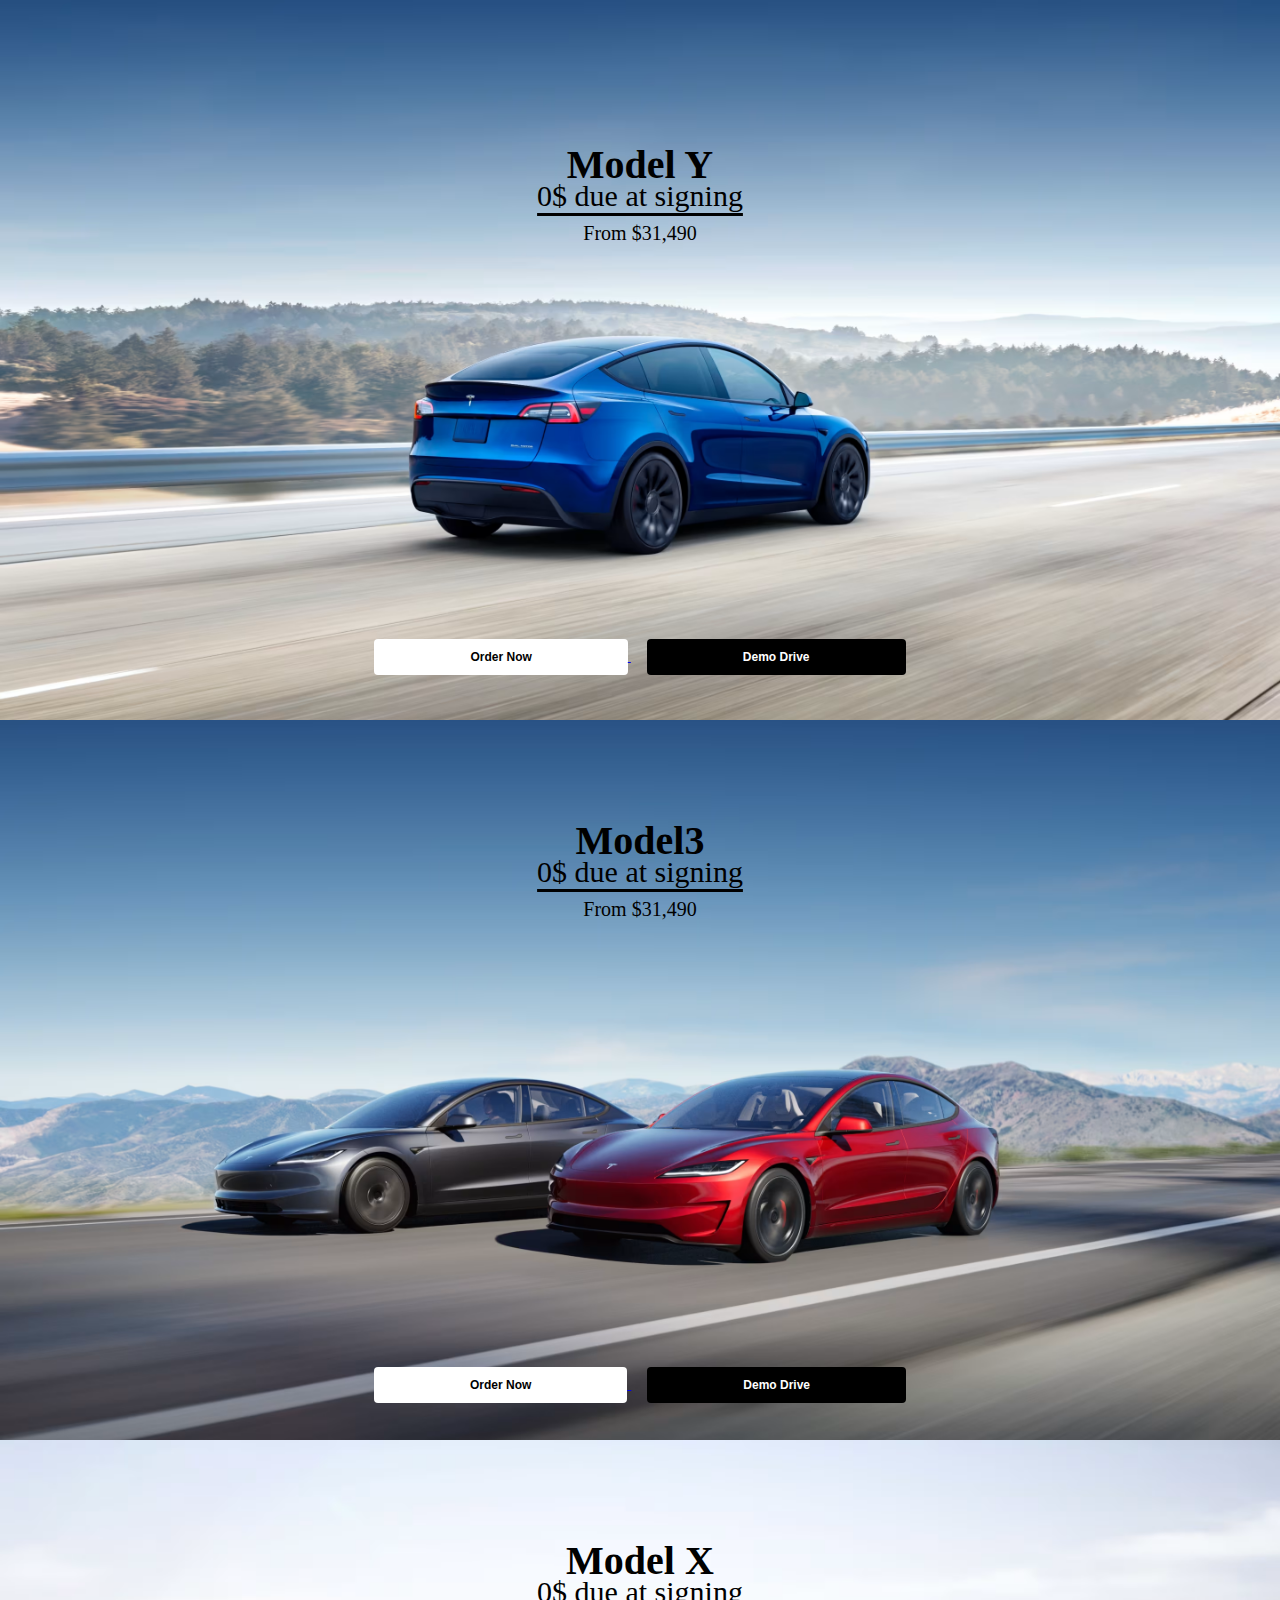
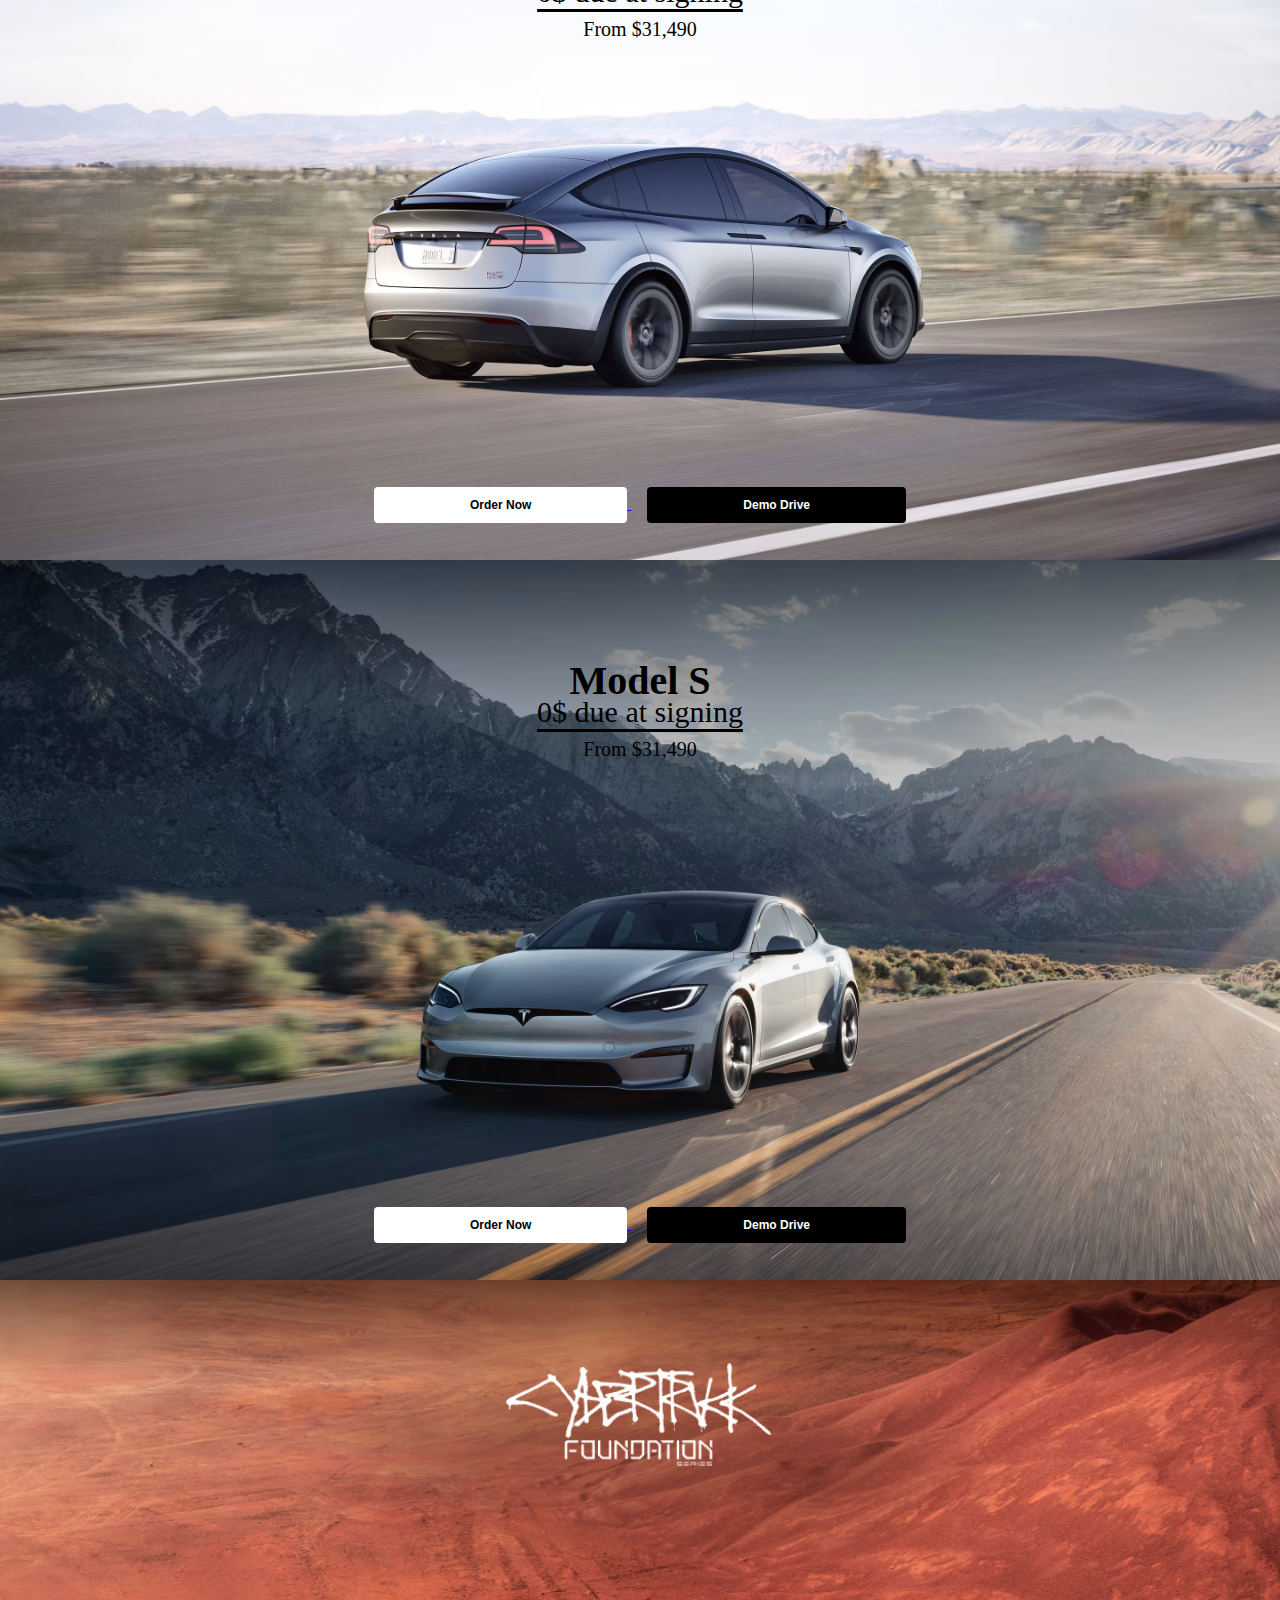
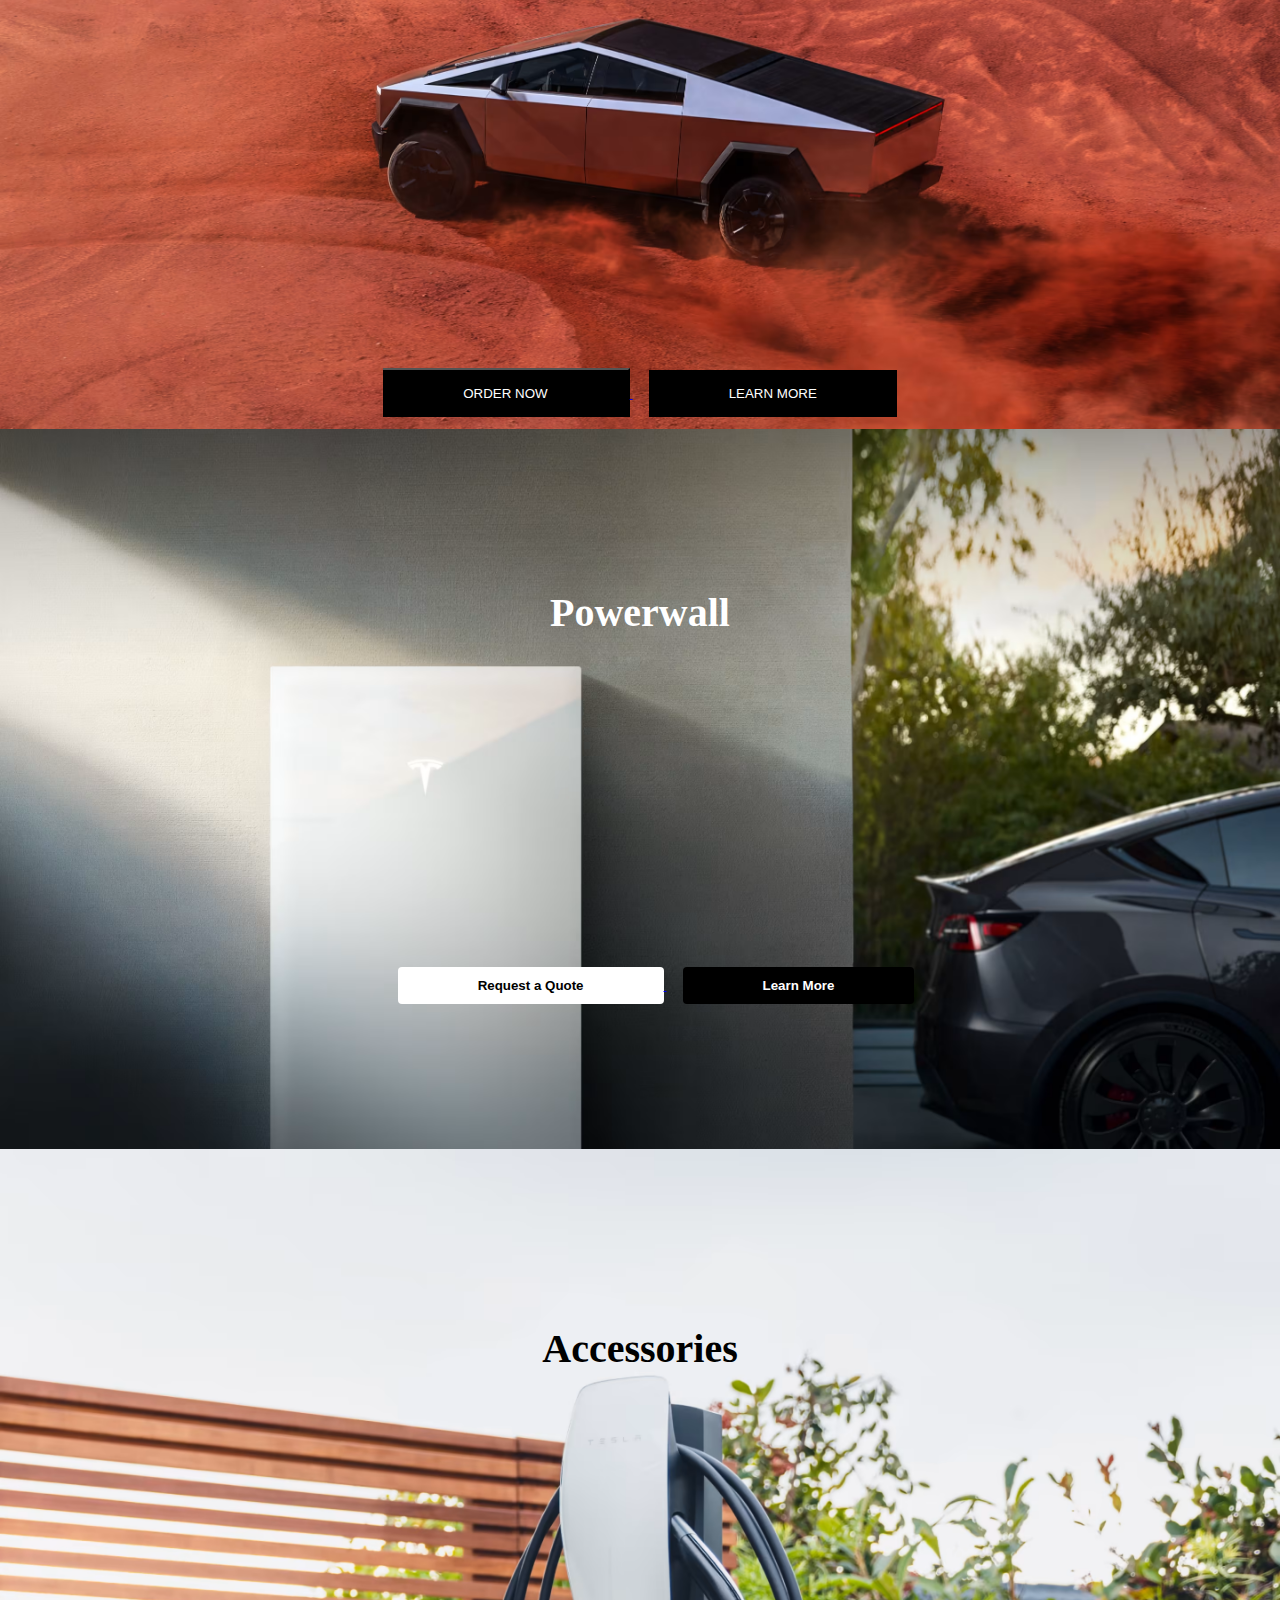
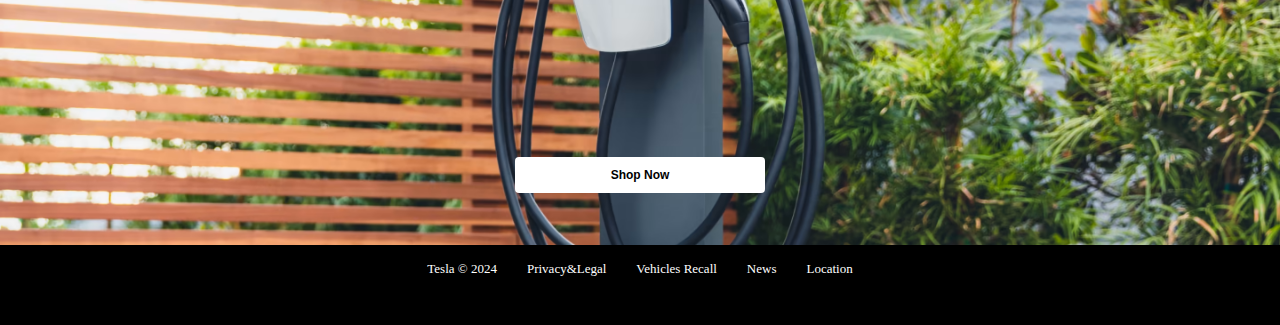
<file: index.html>
<!DOCTYPE html>
<html lang="en">
<head>
   <meta charset="UTF-8">
   <meta name="viewport" content="width=device-width, initial-scale=1.0">
   <title>The project</title>
   <link rel="stylesheet" href="./Tesla.css">
</head>
<body>
   
   <div class="modelY">
      <nav class="navbar">
    <div class="tes">
      <svg viewBox="0 0 342 35" xmlns="http://www.w3.org/2000/svg">
        <path fill="currentColor" d="M0 .1a9.7 9.7 0 0 0 7 7h11l.5.1v27.6h6.8V7.3L26 7h11a9.8 9.8 0 0 0 7-7H0zm238.6 0h-6.8v34.8H263a9.7 9.7 0 0 0 6-6.8h-30.3V0zm-52.3 6.8c3.6-1 6.6-3.8 7.4-6.9l-38.1.1v20.6h31.1v7.2h-24.4a13.6 13.6 0 0 0-8.7 7h39.9v-21h-31.2v-7zm116.2 28h6.7v-14h24.6v14h6.7v-21h-38zM85.3 7h26a9.6 9.6 0 0 0 7.1-7H78.3a9.6 9.6 0 0 0 7 7m0 13.8h26a9.6 9.6 0 0 0 7.1-7H78.3a9.6 9.6 0 0 0 7 7m0 14.1h26a9.6 9.6 0 0 0 7.1-7H78.3a9.6 9.6 0 0 0 7 7M308.5 7h26a9.6 9.6 0 0 0 7-7h-40a9.6 9.6 0 0 0 7 7"/>
      </svg>
    </div>
   
    <ul class="bars">
      <li><a class="a1" href="./index.html">Vehicles</a></li>
      <li><a class="a2" href="./index.html">Energy</a></li>
      <li><a class="a3" href="./index.html">Charging</a></li>
      <li><a class="a4" href="./index.html">Discover</a></li>
      <li><a class="a5" href="./index.html">Cover</a></li>
      <li><a class="a6" href="./index.html">Shop</a></li>
    </ul>
   
    <ul class="lo">
      <a href="./index.html">
        <svg  style="color: black;" xmlns="http://www.w3.org/2000/svg" viewBox="0 0 24 24"><path fill="currentColor" d="M12 20.5a8.5 8.5 0 1 1 0-17 8.5 8.5 0 0 1 0 17m0 1.5c5.523 0 10-4.477 10-10S17.523 2 12 2 2 6.477 2 12s4.477 10 10 10m0-6a1 1 0 1 0 0 2 1 1 0 0 0 0-2m.053-3.533a8 8 0 0 1 .92-.767 7 7 0 0 0 .746-.61 2.3 2.3 0 0 0 .468-.635q.189-.38.188-.883 0-.56-.246-1.048-.237-.486-.771-.792-.534-.305-1.362-.305-.862 0-1.411.347a2 2 0 0 0-.788.89q-.09.201-.148.413c-.111.414-.445.767-.874.767-.428 0-.784-.35-.71-.772q.106-.61.386-1.15.452-.875 1.37-1.394Q10.742 6 12.07 6q1.395 0 2.273.544.885.536 1.271 1.337T16 9.489q0 .817-.254 1.403-.255.577-.616.94-.353.363-.943.817-.468.372-.747.635-.27.264-.451.627-.075.149-.113.302c-.108.424-.422.787-.86.787-.437 0-.806-.356-.76-.79a2.95 2.95 0 0 1 .797-1.743"/></svg>
      </a>
      <a href="./index.html">
        <svg  style="color: black;" xmlns="http://www.w3.org/2000/svg" viewBox="0 0 24 24"><path fill="currentColor" d="M22 12c0 5.523-4.477 10-10 10S2 17.523 2 12 6.477 2 12 2s10 4.477 10 10M9.254 20.047a8 8 0 0 1-.768-1.378c-.404-.91-.722-1.985-.935-3.169h-3.3a8.53 8.53 0 0 0 5.003 4.547m.603-1.988c.336.757.718 1.324 1.103 1.69.382.364.732.501 1.04.501s.658-.137 1.04-.5c.385-.367.767-.934 1.103-1.69.321-.723.588-1.59.78-2.56H9.076c.192.97.459 1.837.78 2.56ZM8.75 12q.001 1.038.103 2h6.294q.102-.962.103-2-.001-1.038-.103-2H8.853q-.102.962-.103 2m-1.405-2H3.737a8.5 8.5 0 0 0-.237 2c0 .689.082 1.359.237 2h3.608a21 21 0 0 1 0-4m1.732-1.5h5.845c-.19-.97-.458-1.837-.779-2.56-.336-.756-.718-1.323-1.103-1.69-.382-.363-.732-.5-1.04-.5s-.658.137-1.04.5c-.385.367-.767.934-1.103 1.69-.321.723-.588 1.59-.78 2.56m7.577 1.5a20.7 20.7 0 0 1 0 4h3.61a8.5 8.5 0 0 0 .236-2 8.5 8.5 0 0 0-.237-2zm3.094-1.5a8.53 8.53 0 0 0-5.002-4.547c.287.408.543.873.768 1.378.404.91.722 1.985.935 3.169h3.3Zm-12.197 0c.213-1.184.531-2.26.935-3.169.225-.505.48-.97.768-1.378A8.53 8.53 0 0 0 4.252 8.5zm7.963 10.169c-.225.505-.48.97-.768 1.378a8.53 8.53 0 0 0 5.002
         -4.547h-3.3c-.212 1.184-.53 2.26-.934 3.169"/></svg>
      </a>
      <a href="./Tesla.account.html">
        <svg style="color: black;" xmlns="http://www.w3.org/2000/svg" viewBox="0 0 24 24"><path fill="currentColor" d="M12 2C6.477 2 2 6.477 2 12s4.477 10 10 10 10-4.477 10-10S17.523 2 12 2M6.858 18.752c.605-1.868 2.722-3.24 5.142-3.24s4.537 1.372 5.142 3.24C15.712 19.844 13.933 20.5 12 20.5s-3.712-.656-5.142-1.748m11.469-1.095c-1.02-2.165-3.483-3.645-6.327-3.645s-5.307 1.48-6.327 3.645A8.46 8.46 0 0 1 3.5 12c0-4.687 3.813-8.5 8.5-8.5s8.5 3.813 8.5 8.5a8.46 8.46 0 0 1-2.173 5.657M12 6a3.5 3.5 0 1 0 0 7 3.5 3.5 0 0 0 0-7m0 5.5c-1.103 0-2-.897-2-2s.897-2 2-2 2 .897 2 2-.897 2-2 2"/></svg>
      </a>
    </ul>
   </nav>
   
      <h1>Model Y</h1>
      <p class="big-txt">0$ due at signing</p>
         <p class="small-txt">From $31,490</p></a>
      <div class="bt">
         <a href="./index.html"> <button class="btn order">Order Now</button>
            <button class="btn demo">Demo Drive</button></a>
        </div>
     </div>
   
   </div>

    <div class="model3">
     <h1>Model3</h1>
        <p class="big-text">0$ due at signing</p>
        <p class="small-text">From $31,490</p>
        <div class="btn-group">
         <a href="./index.html"> <button class="btn order">Order Now</button>
            <button class="btn demo">Demo Drive</button></a>
        </div>
    </div>

  <div class="modelX"> 
   <h1>Model X</h1>
      <p class="big-text">0$ due at signing</p>
      <p class="small-text">From $31,490</p>
      <div class="btn-group">
         <a href="./index.html">
            <button class="btn order">Order Now</button>
            <button class="btn demo">Demo Drive</button>
         </a>
   </div>
  </div>

  <div class="modelS"> 
   <h1>Model S</h1>
      <p class="big-text">0$ due at signing</p>
      <p class="small-text">From $31,490</p>
      <div class="btn-group"> 
         <a href="./index.html">
            <button class="btn order">Order Now</button>
            <button class="btn demo">Demo Drive</button></a>
   </div>
  </div>
  <div class="cybertruck">
     <img class="c2" src="./asset/cyber-truck2.png" alt=""> 
       
      <div class="cyber">
        <a href="./index.html">
         <button class="now">ORDER NOW</button>
       <button class="more">LEARN MORE</button>
        </a>
   </div>
  </div>
  <div class="powerwall"> 
   <h1>Powerwall</h1>
      <div class="wall">
        <a href="/Tesla.html"><button class="request">Request a Quote</button>
         <button class="learn">Learn More</button></a>
   </div>

  </div>
  <div class="accessories"> 
   <h1>Accessories</h1>
      <div class="btn-access">
        <a href="./index.html"><button class="btn-shop">Shop Now</button></a>
   </div>
  </div>
  
  <div class="box">
   <nav class="navbar--"> 
      <ul class="list--" style="list-style-type: none;" >  
        <li>Tesla © 2024 </li>
         <li>Privacy&Legal </li>
          <li> Vehicles Recall </li>
           <li> News</li>
            <li>Location</li>
      </ul>
   </nav>
  </div>
</body>
</html>
</file>
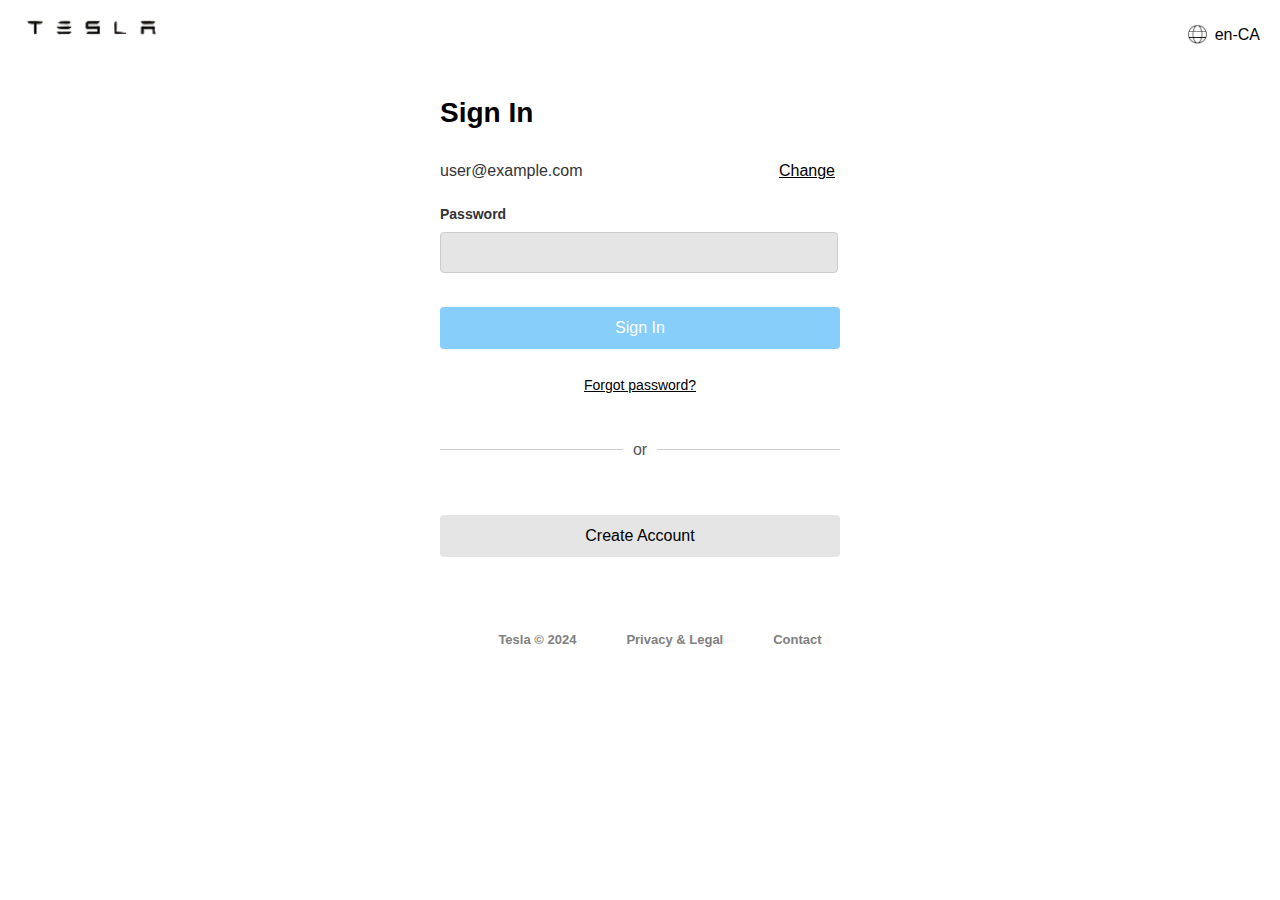
<file: password page.html>
<!DOCTYPE html>
<html lang="en">
<head>
    <meta charset="UTF-8">
    <meta name="viewport" content="width=device-width, initial-scale=1.0">
    
    <style>
         body {
            font-family: Arial, sans-serif;
            margin: 0;
            padding: 0;
        }

        .user, .globe img {
            filter: invert(100%);
        }

        .navbar {
            display: flex;
            justify-content: space-between;
            align-items: center;
            padding: 15px;
            background-color: #fff;
        }

        .navbar img {
            width: 10rem;
        }

        .globe {
            color: black;
        }

        .language-selector {
            display: flex;
            align-items: center;
            padding: 5px;
            border-radius: 5px;
            gap: 1px;
            font-weight: 500;
        }
        a{
            text-decoration: none;
        }
        .language-selector:hover {
            background-color: rgba(211, 211, 211, 0.147);
        padding: 7px 5px;
    }
    
    .language-selector img {
        width: 20px;
            margin-bottom: -4px;
            margin-right: 3px;
        }

        .container {
            max-width: 400px;
            margin: 50px auto;
            padding: 20px;
            text-align: left;
        }

        h2 {
            font-size: 28px;
            font-weight: bold;
            position: relative;
            top: -4rem;
        }

        .email-display {
            font-size: 16px;
            color: #333;
            position: relative;
            top: -4.5rem;
        }
        
        .email-display span {
            color: black;
            cursor: pointer;
        }
        
        .change{
            margin-left: 12rem;
            color: black;
            text-decoration: underline;
    }
        label {
            display: block;
            position: relative;
            top: -4rem;
            font-size: 14px;
            font-weight: 600;
            color: #333;
        }

        input[type="password"] {
            width: 93%;
            padding: 12px;
            position: relative;
            top: -4.5rem;
            border: 1px solid #ccc;
            border-radius: 4px;
            background-color: #e5e5e5;
        }

        .forgot-password {
            display: block;
            font-size: 14px;
            cursor: pointer;
            text-align: center;
            position: relative;
            top: -4rem;
            text-decoration: underline;
            color: black;
        }
        .btn-next {
            width: 100%;
            padding: 12px;
            background-color: #87cefa;
            border: none;
            border-radius: 4px;
            color: #fff;
            font-size: 16px;
            cursor: pointer;
            position: relative;
            top: -3.5rem;
        }

        .btn-next:hover {
            background-color: #00bfff;
        }

        .divider {
            display: flex;
            align-items: center;
            margin: 20px 0;
            position: relative;
            top: -4.5rem;
        }

        .divider hr {
            flex-grow: 1;
            border: none;
            border-top: 1px solid #ccc;
        }

        .divider span {
            margin: 0 10px;
            color: #555;
        }

        .btn-create-account {
            width: 100%;
            padding: 12px;
            background-color: #e5e5e5;
            border: none;
            border-radius: 4px;
            color: #000;
            font-size: 16px;
            cursor: pointer;
            position: relative;
            top: -4.5rem;
        }

        .btn-create-account:hover {
            background-color: #d3d3d3;
        }

        .box {
            width: 100%;
            height: 2rem;
            margin-top: -5rem;
        }

        .navbar-- {
            display: flex;
            margin-left: 0rem;
            align-items: center;
            justify-content: space-evenly;
        }

        .list-- {
            color: grey;
            font-size: 13px;
            font-weight: 700;
            display: inline-flex;
            gap: 50px;
        }
    </style>
</head>
<body>
    <div class="navbar">
        <a href="./index.html"><img class="user" src="./asset/tes-rem.png" alt=""></a>
        <div class="language-selector">
            <a class="globe" href="./index.html"><img width="40rem" src="./asset/globe.png" alt="">
                <span>en-CA</span>
            </a>
        </div>
    </div>

    <div class="container">
        <h2>Sign In</h2>
         <br>
        <div class="email-display">
         user@example.com 
         <a href="./Tesla.account.html"><span class="change">Change</span></a>
        </div>
         <br>
        <label for="password">Password</label>
        <br>
        <input type="password" id="password" required>
               <br><br>
       <a href="./index.html"> <button class="btn-next">Sign In</button></a>
        <br><br><br>
        <a class="forgot-password" href="#">Forgot password?</a>
        <br><br> 
        <div class="divider">
            <hr>
            <span>or</span>
            <hr>
        </div>
        <br><br>
        <a href="./index.html"><button class="btn-create-account">Create Account</button></a>
    </div>

    <div class="box">
        <nav class="navbar--"> 
            <ul class="list--" style="list-style-type: none;">  
                <li>Tesla © 2024</li>
                <li>Privacy & Legal</li>
                <li>Contact</li>
            </ul>
        </nav>
    </div>


</html>
</body>
</file>
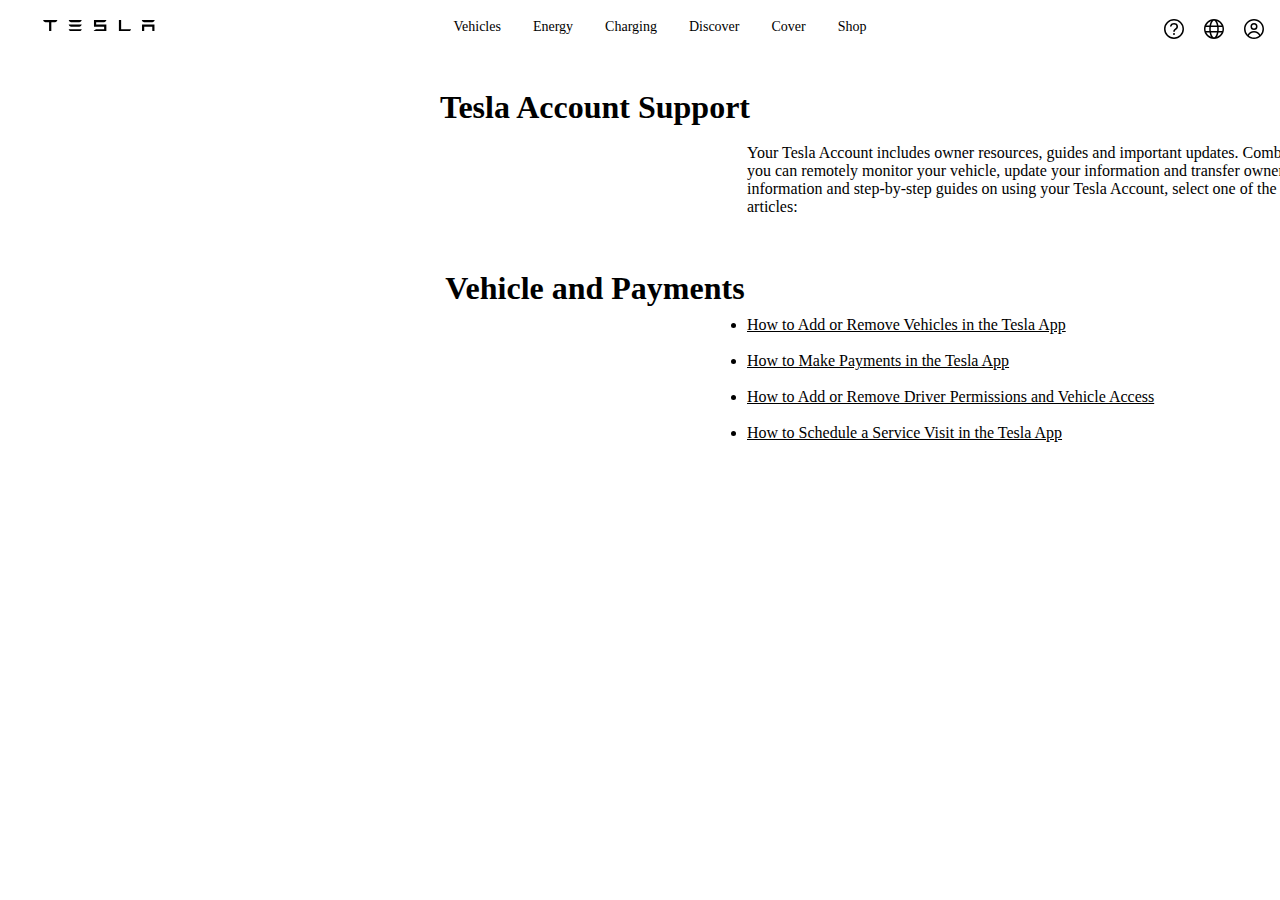
<file: tesla acc supp.html>
<!-- In This Article
          Vehicle and Payments
          Account Management
          Account Recovery
          Security and Privacy



          Tesla Account Support
Your Tesla Account includes owner resources, guides and important updates. Combined with the Tesla app, you can remotely monitor your vehicle, update your information and transfer ownership. For more information and step-by-step guides on using your Tesla Account, select one of the following support articles:

Vehicle and Payments
How to Add or Remove Vehicles in the Tesla App
How to Make Payments in the Tesla App
How to Add or Remove Driver Permissions and Vehicle Access
How to Schedule a Service Visit in the Tesla App
Account Management
How to Create or Delete a Tesla Account
How to Update Your Tesla Account Email Address
How to Update Your Tesla Account Country or Language
Account Recovery
How to Reset Your Tesla Account Password
How to Recover Your Tesla Account if You Lose Access to Your Authenticator App
Security and Privacy
Tesla Account Security
How to Enable or Disable Multi-Factor Authentication
How to Download Your Tesla Account Data -->
















<!DOCTYPE html>
<html lang="en">
<head>
<meta charset="UTF-8">
<meta name="viewport" content="width=device-width, initial-scale=1.0">
<title>Tesla trouble signing in</title>
<style>
  *{
    margin: 0;
    padding: 0;
  }
  body {
    overflow-x: hidden;
  }
  .navbar {
    width: 100%;
    max-width: 1350px; 
    margin: 0 auto;  
    display: flex;
    /* align-items: center; */
    justify-content: space-between;
    padding: 0.5rem 1rem;
    position: relative;
    top: 1vh;
  }
  .tes svg {
    width: 7rem;
    position: relative;
    left: 3vh;
  }
  .bars {
    display: flex;
    gap: 2rem;
    list-style-type: none;
  }

  .bars li a {
    text-decoration: none;
    color: black;
    font-size: 14px;
    font-weight: 500;
  }
  .lo {
    display: flex;
    gap: 1rem;
  }
  .lo svg {
    width: 1.5rem;
    height: 1.5rem;
    fill: black;
    position: relative;
    right: 30px;
  }
.support h1{
  text-align: center;
  position: relative;
  bottom: -5vh;
  right: 5vh;
}
.support p {
  position: relative;
  bottom: -5vh;
  left: 83vh;
}
.list{
  text-decoration: underline;
  position: relative;
  left: 83vh;
  gap: 2px;
}
  @media (max-width: 768px) {
    .tes svg {
      width: 5rem;
    }
    .bars {
      gap: 0.5rem;
    }
    .lo {
      gap: 0.5rem;
    }
  }
</style>
</head>
<body>

<nav class="navbar">
  <div class="tes">
    <svg style="width: 7rem;" viewBox="0 0 342 35" xmlns="http://www.w3.org/2000/svg">
      <path fill="currentColor" d="M0 .1a9.7 9.7 0 0 0 7 7h11l.5.1v27.6h6.8V7.3L26 7h11a9.8 9.8 0 0 0 7-7H0zm238.6 0h-6.8v34.8H263a9.7 9.7 0 0 0 6-6.8h-30.3V0zm-52.3 6.8c3.6-1 6.6-3.8 7.4-6.9l-38.1.1v20.6h31.1v7.2h-24.4a13.6 13.6 0 0 0-8.7 7h39.9v-21h-31.2v-7zm116.2 28h6.7v-14h24.6v14h6.7v-21h-38zM85.3 7h26a9.6 9.6 0 0 0 7.1-7H78.3a9.6 9.6 0 0 0 7 7m0 13.8h26a9.6 9.6 0 0 0 7.1-7H78.3a9.6 9.6 0 0 0 7 7m0 14.1h26a9.6 9.6 0 0 0 7.1-7H78.3a9.6 9.6 0 0 0 7 7M308.5 7h26a9.6 9.6 0 0 0 7-7h-40a9.6 9.6 0 0 0 7 7"></path>
    </svg>
  </div>

 
  <ul class="bars">
    <li><a class="a1" href="./index.html">Vehicles</a></li>
    <li><a class="a2" href="./index.html">Energy</a></li>
    <li><a class="a3" href="./index.html">Charging</a></li>
    <li><a class="a4" href="./index.html">Discover</a></li>
    <li><a class="a5" href="./index.html">Cover</a></li>
    <li><a class="a6" href="./index.html">Shop</a></li>
  </ul>

   
  <ul class="lo">
    <a href="./index.html">
      <svg  style="color: black;" xmlns="http://www.w3.org/2000/svg" viewBox="0 0 24 24"><path fill="currentColor" d="M12 20.5a8.5 8.5 0 1 1 0-17 8.5 8.5 0 0 1 0 17m0 1.5c5.523 0 10-4.477 10-10S17.523 2 12 2 2 6.477 2 12s4.477 10 10 10m0-6a1 1 0 1 0 0 2 1 1 0 0 0 0-2m.053-3.533a8 8 0 0 1 .92-.767 7 7 0 0 0 .746-.61 2.3 2.3 0 0 0 .468-.635q.189-.38.188-.883 0-.56-.246-1.048-.237-.486-.771-.792-.534-.305-1.362-.305-.862 0-1.411.347a2 2 0 0 0-.788.89q-.09.201-.148.413c-.111.414-.445.767-.874.767-.428 0-.784-.35-.71-.772q.106-.61.386-1.15.452-.875 1.37-1.394Q10.742 6 12.07 6q1.395 0 2.273.544.885.536 1.271 1.337T16 9.489q0 .817-.254 1.403-.255.577-.616.94-.353.363-.943.817-.468.372-.747.635-.27.264-.451.627-.075.149-.113.302c-.108.424-.422.787-.86.787-.437 0-.806-.356-.76-.79a2.95 2.95 0 0 1 .797-1.743"/></svg>
    </a>
    <a href="./index.html">
      <svg  style="color: black;" xmlns="http://www.w3.org/2000/svg" viewBox="0 0 24 24"><path fill="currentColor" d="M22 12c0 5.523-4.477 10-10 10S2 17.523 2 12 6.477 2 12 2s10 4.477 10 10M9.254 20.047a8 8 0 0 1-.768-1.378c-.404-.91-.722-1.985-.935-3.169h-3.3a8.53 8.53 0 0 0 5.003 4.547m.603-1.988c.336.757.718 1.324 1.103 1.69.382.364.732.501 1.04.501s.658-.137 1.04-.5c.385-.367.767-.934 1.103-1.69.321-.723.588-1.59.78-2.56H9.076c.192.97.459 1.837.78 2.56ZM8.75 12q.001 1.038.103 2h6.294q.102-.962.103-2-.001-1.038-.103-2H8.853q-.102.962-.103 2m-1.405-2H3.737a8.5 8.5 0 0 0-.237 2c0 .689.082 1.359.237 2h3.608a21 21 0 0 1 0-4m1.732-1.5h5.845c-.19-.97-.458-1.837-.779-2.56-.336-.756-.718-1.323-1.103-1.69-.382-.363-.732-.5-1.04-.5s-.658.137-1.04.5c-.385.367-.767.934-1.103 1.69-.321.723-.588 1.59-.78 2.56m7.577 1.5a20.7 20.7 0 0 1 0 4h3.61a8.5 8.5 0 0 0 .236-2 8.5 8.5 0 0 0-.237-2zm3.094-1.5a8.53 8.53 0 0 0-5.002-4.547c.287.408.543.873.768 1.378.404.91.722 1.985.935 3.169h3.3Zm-12.197 0c.213-1.184.531-2.26.935-3.169.225-.505.48-.97.768-1.378A8.53 8.53 0 0 0 4.252 8.5zm7.963 10.169c-.225.505-.48.97-.768 1.378a8.53 8.53 0 0 0 5.002-4.547h-3.3c-.212 1.184-.53 2.26-.934 3.169"/></svg>
    </a>
    <a href="./Tesla.account.html">
      <svg style="color: black;" xmlns="http://www.w3.org/2000/svg" viewBox="0 0 24 24"><path fill="currentColor" d="M12 2C6.477 2 2 6.477 2 12s4.477 10 10 10 10-4.477 10-10S17.523 2 12 2M6.858 18.752c.605-1.868 2.722-3.24 5.142-3.24s4.537 1.372 5.142 3.24C15.712 19.844 13.933 20.5 12 20.5s-3.712-.656-5.142-1.748m11.469-1.095c-1.02-2.165-3.483-3.645-6.327-3.645s-5.307 1.48-6.327 3.645A8.46 8.46 0 0 1 3.5 12c0-4.687 3.813-8.5 8.5-8.5s8.5 3.813 8.5 8.5a8.46 8.46 0 0 1-2.173 5.657M12 6a3.5 3.5 0 1 0 0 7 3.5 3.5 0 0 0 0-7m0 5.5c-1.103 0-2-.897-2-2s.897-2 2-2 2 .897 2 2-.897 2-2 2"/></svg>
    </a>
  </ul>
</nav>

  <div class="support"><h1> Tesla Account Support</h1>
    
    <br>
    <p class="p">Your Tesla Account includes owner resources, guides and important updates. Combined with the Tesla app,<br> you can remotely monitor your vehicle, update your information and transfer ownership. For more <br> information and step-by-step guides on using your Tesla Account, select one of the following support <br>articles:</p>
    
    <br><br><br>
   <h1>Vehicle and Payments</h1>
    <br><br><br>
   <ul class="list">
   <li>How to Add or Remove Vehicles in the Tesla App</li>
   <br>
   <li>How to Make Payments in the Tesla App</li>
   <br>
   <li>How to Add or Remove Driver Permissions and Vehicle Access</li>
   <br>
   <li>How to Schedule a Service Visit in the Tesla App</li>
</ul>

  </div> 

</div>

</body>
</html>
</file>
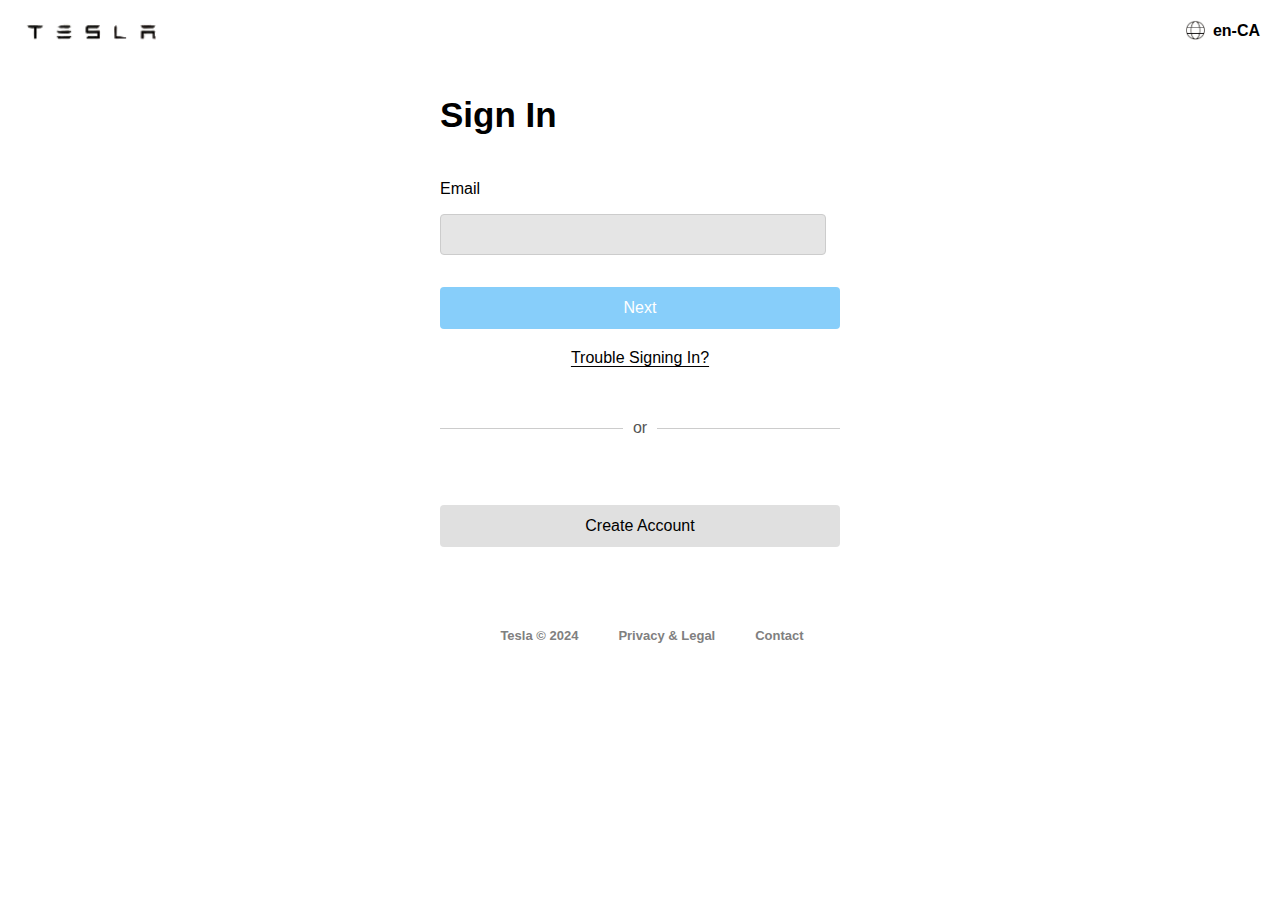
<file: Tesla.account.html>
<!DOCTYPE html>
<html lang="en">
<head>
    <meta charset="UTF-8">
    <meta name="viewport" content="width=device-width, initial-scale=1.0">
    <title>Tesla Sign Up - Email</title>
    <link rel="stylesheet" href="./Tesla.account.css">
    </head>
<body>

    <div class="navbar">
        <a href="./index.html"><img class="user" src="./asset/tes-rem.png" alt=""></a>
<div class="language-selector">

    
    <a class="globe" href="./index.html"><img width="40rem"  src="./asset/globe.png" alt="">
        
        <span>en-CA</span>
            </a>
             
        </div>
    </div>

    <div class="container">
        <h2>Sign In</h2>

        <label for="email">Email</label>
        <input type="email" id="email" placeholder=" " required>

        <a href="./password page.html"><button class="btn-next" >Next</button></a>

      <a href="./tesla acc supp.html">  <div class="link">Trouble Signing In?</div>
      </a>
        <div class="divider">
            <hr>
            <span>or</span>
            <hr>
        </div>

       <a href="./index.html"><button class="btn-create-account">Create Account</button></a>
    </div>


    
    <div class="box">
        <nav class="navbar--"> 
            <ul class="list--" style="list-style-type: none;">  
                <li>Tesla © 2024</li>
                <li>Privacy & Legal</li>
                <li>Contact</li>
            </ul>
        </nav>
    </div>
</body>
</html>
</file>
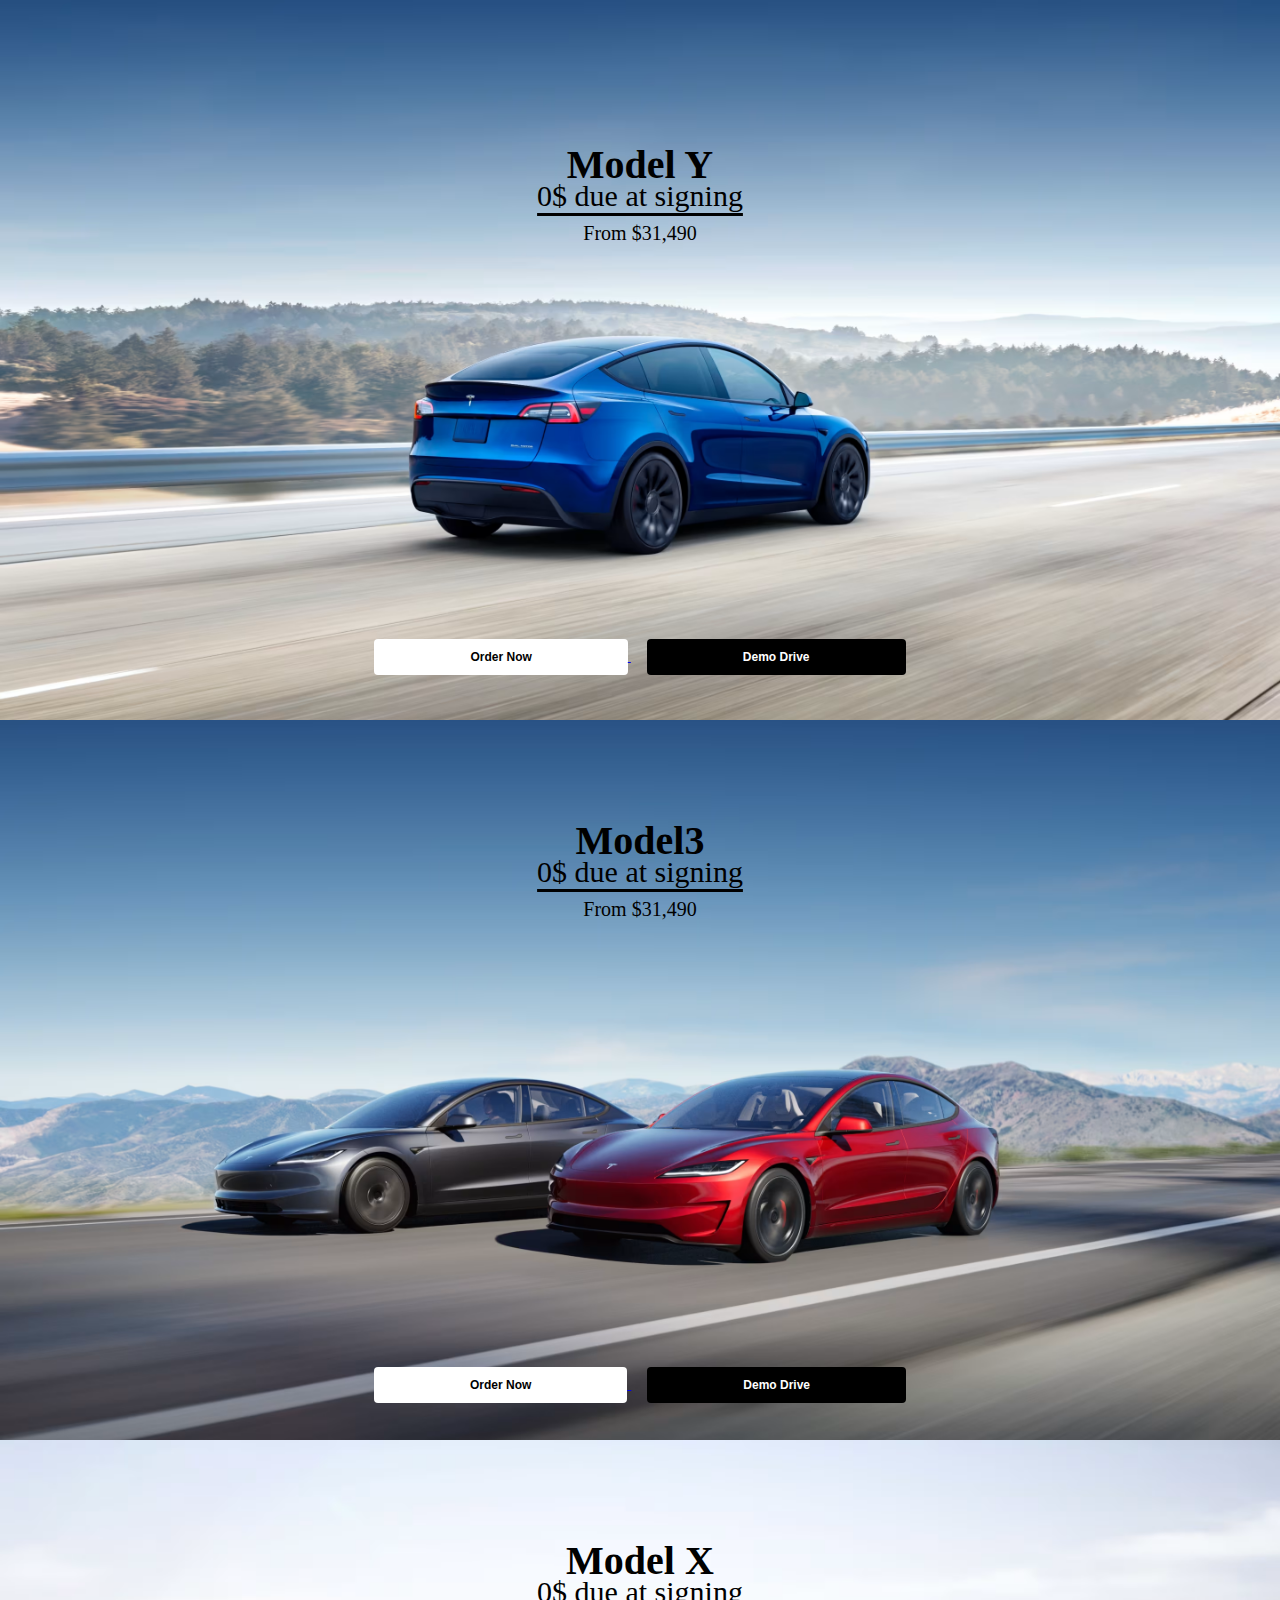
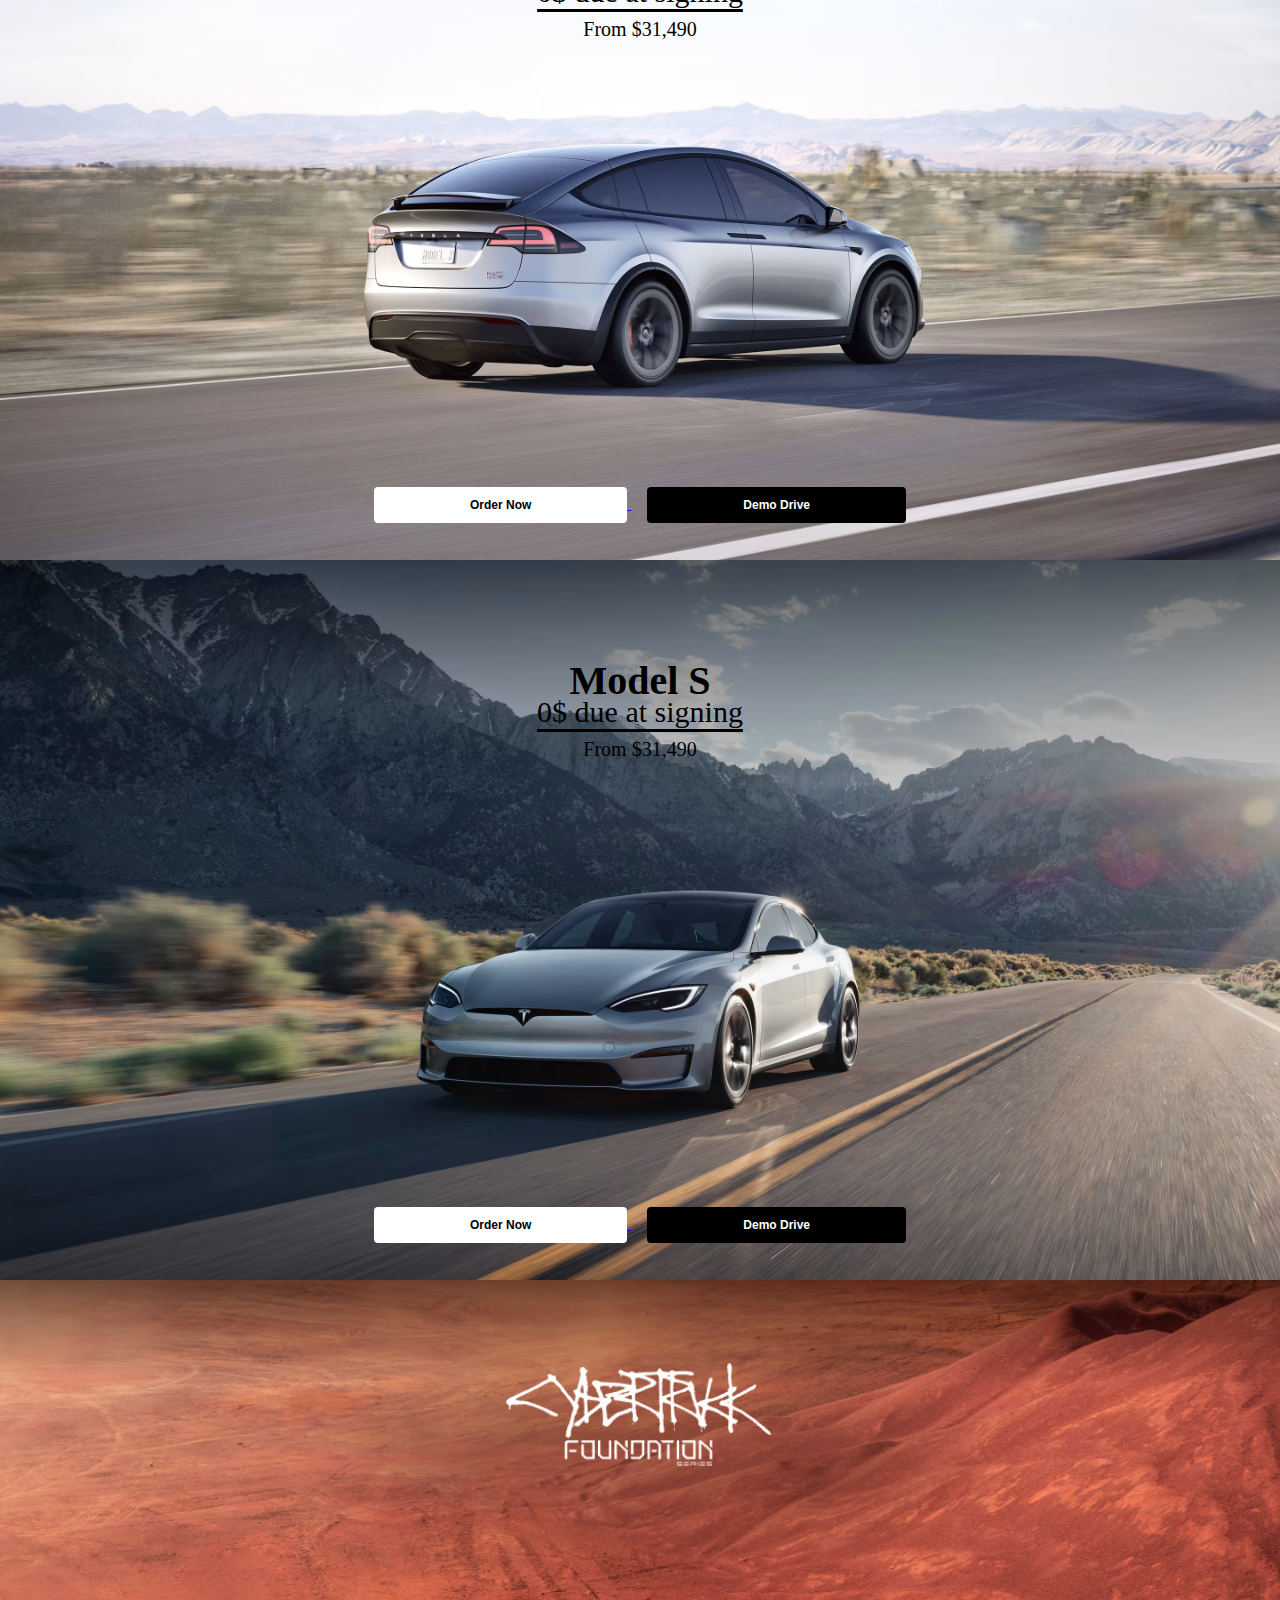
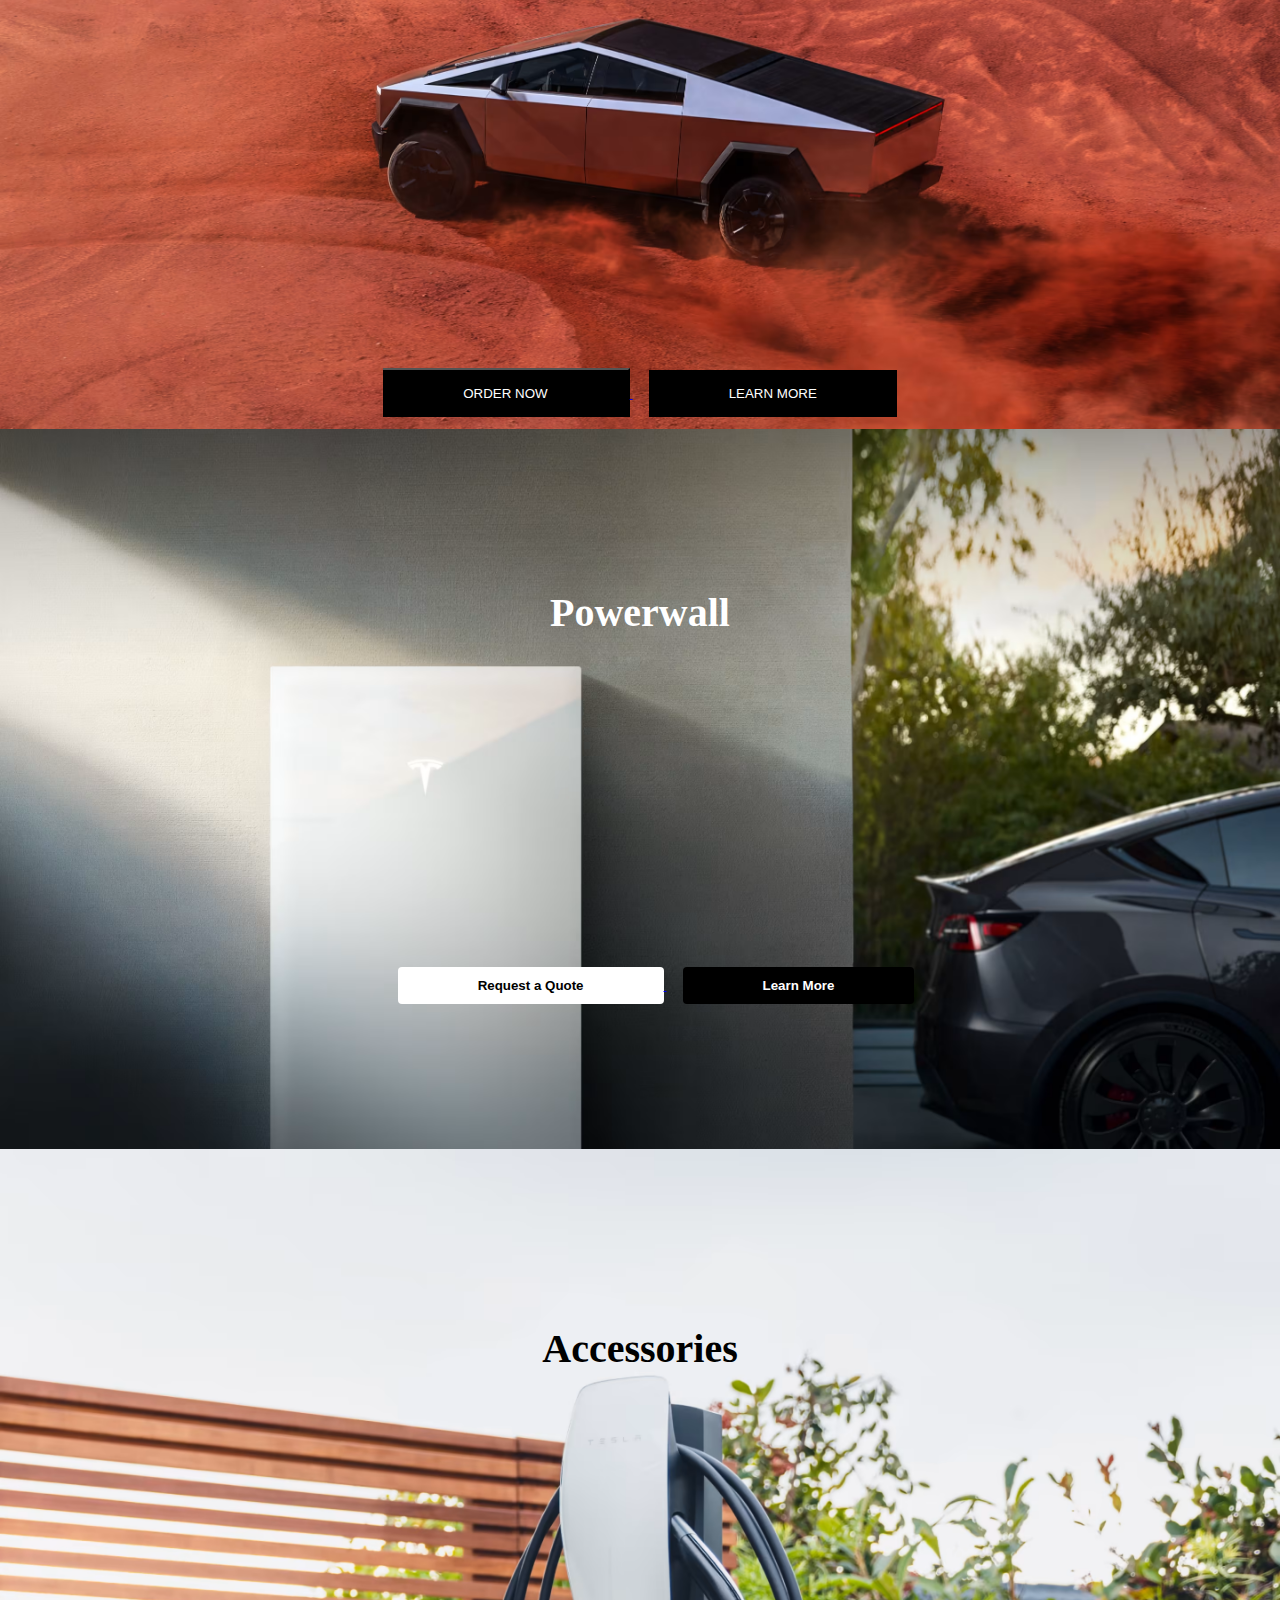
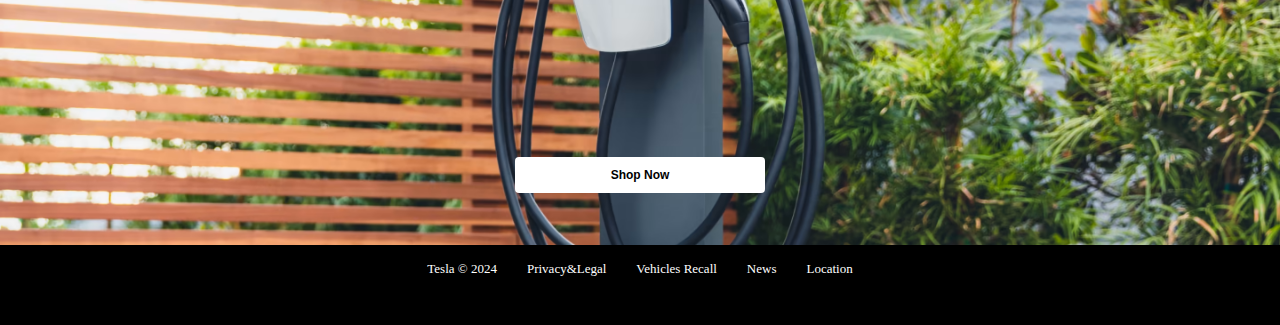
<file: Tesla.html>
<!DOCTYPE html>
<html lang="en">
<head>
   <meta charset="UTF-8">
   <meta name="viewport" content="width=device-width, initial-scale=1.0">
   <title>The project</title>
   <link rel="stylesheet" href="./Tesla.css">
</head>
<body>
   
   <div class="modelY">
      <nav class="navbar">
    <div class="tes">
      <svg viewBox="0 0 342 35" xmlns="http://www.w3.org/2000/svg">
        <path fill="currentColor" d="M0 .1a9.7 9.7 0 0 0 7 7h11l.5.1v27.6h6.8V7.3L26 7h11a9.8 9.8 0 0 0 7-7H0zm238.6 0h-6.8v34.8H263a9.7 9.7 0 0 0 6-6.8h-30.3V0zm-52.3 6.8c3.6-1 6.6-3.8 7.4-6.9l-38.1.1v20.6h31.1v7.2h-24.4a13.6 13.6 0 0 0-8.7 7h39.9v-21h-31.2v-7zm116.2 28h6.7v-14h24.6v14h6.7v-21h-38zM85.3 7h26a9.6 9.6 0 0 0 7.1-7H78.3a9.6 9.6 0 0 0 7 7m0 13.8h26a9.6 9.6 0 0 0 7.1-7H78.3a9.6 9.6 0 0 0 7 7m0 14.1h26a9.6 9.6 0 0 0 7.1-7H78.3a9.6 9.6 0 0 0 7 7M308.5 7h26a9.6 9.6 0 0 0 7-7h-40a9.6 9.6 0 0 0 7 7"/>
      </svg>
    </div>
   
    <ul class="bars">
      <li><a class="a1" href="./Tesla.html">Vehicles</a></li>
      <li><a class="a2" href="./Tesla.html">Energy</a></li>
      <li><a class="a3" href="./Tesla.html">Charging</a></li>
      <li><a class="a4" href="./Tesla.html">Discover</a></li>
      <li><a class="a5" href="./Tesla.html">Cover</a></li>
      <li><a class="a6" href="./Tesla.html">Shop</a></li>
    </ul>
   
    <ul class="lo">
      <a href="./Tesla.html">
        <svg  style="color: black;" xmlns="http://www.w3.org/2000/svg" viewBox="0 0 24 24"><path fill="currentColor" d="M12 20.5a8.5 8.5 0 1 1 0-17 8.5 8.5 0 0 1 0 17m0 1.5c5.523 0 10-4.477 10-10S17.523 2 12 2 2 6.477 2 12s4.477 10 10 10m0-6a1 1 0 1 0 0 2 1 1 0 0 0 0-2m.053-3.533a8 8 0 0 1 .92-.767 7 7 0 0 0 .746-.61 2.3 2.3 0 0 0 .468-.635q.189-.38.188-.883 0-.56-.246-1.048-.237-.486-.771-.792-.534-.305-1.362-.305-.862 0-1.411.347a2 2 0 0 0-.788.89q-.09.201-.148.413c-.111.414-.445.767-.874.767-.428 0-.784-.35-.71-.772q.106-.61.386-1.15.452-.875 1.37-1.394Q10.742 6 12.07 6q1.395 0 2.273.544.885.536 1.271 1.337T16 9.489q0 .817-.254 1.403-.255.577-.616.94-.353.363-.943.817-.468.372-.747.635-.27.264-.451.627-.075.149-.113.302c-.108.424-.422.787-.86.787-.437 0-.806-.356-.76-.79a2.95 2.95 0 0 1 .797-1.743"/></svg>
      </a>
      <a href="./Tesla.html">
        <svg  style="color: black;" xmlns="http://www.w3.org/2000/svg" viewBox="0 0 24 24"><path fill="currentColor" d="M22 12c0 5.523-4.477 10-10 10S2 17.523 2 12 6.477 2 12 2s10 4.477 10 10M9.254 20.047a8 8 0 0 1-.768-1.378c-.404-.91-.722-1.985-.935-3.169h-3.3a8.53 8.53 0 0 0 5.003 4.547m.603-1.988c.336.757.718 1.324 1.103 1.69.382.364.732.501 1.04.501s.658-.137 1.04-.5c.385-.367.767-.934 1.103-1.69.321-.723.588-1.59.78-2.56H9.076c.192.97.459 1.837.78 2.56ZM8.75 12q.001 1.038.103 2h6.294q.102-.962.103-2-.001-1.038-.103-2H8.853q-.102.962-.103 2m-1.405-2H3.737a8.5 8.5 0 0 0-.237 2c0 .689.082 1.359.237 2h3.608a21 21 0 0 1 0-4m1.732-1.5h5.845c-.19-.97-.458-1.837-.779-2.56-.336-.756-.718-1.323-1.103-1.69-.382-.363-.732-.5-1.04-.5s-.658.137-1.04.5c-.385.367-.767.934-1.103 1.69-.321.723-.588 1.59-.78 2.56m7.577 1.5a20.7 20.7 0 0 1 0 4h3.61a8.5 8.5 0 0 0 .236-2 8.5 8.5 0 0 0-.237-2zm3.094-1.5a8.53 8.53 0 0 0-5.002-4.547c.287.408.543.873.768 1.378.404.91.722 1.985.935 3.169h3.3Zm-12.197 0c.213-1.184.531-2.26.935-3.169.225-.505.48-.97.768-1.378A8.53 8.53 0 0 0 4.252 8.5zm7.963 10.169c-.225.505-.48.97-.768 1.378a8.53 8.53 0 0 0 5.002
         -4.547h-3.3c-.212 1.184-.53 2.26-.934 3.169"/></svg>
      </a>
      <a href="./Tesla.account.html">
        <svg style="color: black;" xmlns="http://www.w3.org/2000/svg" viewBox="0 0 24 24"><path fill="currentColor" d="M12 2C6.477 2 2 6.477 2 12s4.477 10 10 10 10-4.477 10-10S17.523 2 12 2M6.858 18.752c.605-1.868 2.722-3.24 5.142-3.24s4.537 1.372 5.142 3.24C15.712 19.844 13.933 20.5 12 20.5s-3.712-.656-5.142-1.748m11.469-1.095c-1.02-2.165-3.483-3.645-6.327-3.645s-5.307 1.48-6.327 3.645A8.46 8.46 0 0 1 3.5 12c0-4.687 3.813-8.5 8.5-8.5s8.5 3.813 8.5 8.5a8.46 8.46 0 0 1-2.173 5.657M12 6a3.5 3.5 0 1 0 0 7 3.5 3.5 0 0 0 0-7m0 5.5c-1.103 0-2-.897-2-2s.897-2 2-2 2 .897 2 2-.897 2-2 2"/></svg>
      </a>
    </ul>
   </nav>
   
      <h1>Model Y</h1>
      <p class="big-txt">0$ due at signing</p>
         <p class="small-txt">From $31,490</p></a>
      <div class="bt">
         <a href="./Tesla.html"> <button class="btn order">Order Now</button>
            <button class="btn demo">Demo Drive</button></a>
        </div>
     </div>
   
   </div>

    <div class="model3">
     <h1>Model3</h1>
        <p class="big-text">0$ due at signing</p>
        <p class="small-text">From $31,490</p>
        <div class="btn-group">
         <a href="./Tesla.html"> <button class="btn order">Order Now</button>
            <button class="btn demo">Demo Drive</button></a>
        </div>
    </div>

  <div class="modelX"> 
   <h1>Model X</h1>
      <p class="big-text">0$ due at signing</p>
      <p class="small-text">From $31,490</p>
      <div class="btn-group">
         <a href="./Tesla.html">
            <button class="btn order">Order Now</button>
            <button class="btn demo">Demo Drive</button>
         </a>
   </div>
  </div>

  <div class="modelS"> 
   <h1>Model S</h1>
      <p class="big-text">0$ due at signing</p>
      <p class="small-text">From $31,490</p>
      <div class="btn-group"> 
         <a href="./Tesla.html">
            <button class="btn order">Order Now</button>
            <button class="btn demo">Demo Drive</button></a>
   </div>
  </div>
  <div class="cybertruck">
     <img class="c2" src="./asset/cyber-truck2.png" alt=""> 
       
      <div class="cyber">
        <a href="./Tesla.html">
         <button class="now">ORDER NOW</button>
       <button class="more">LEARN MORE</button>
        </a>
   </div>
  </div>
  <div class="powerwall"> 
   <h1>Powerwall</h1>
      <div class="wall">
        <a href="/Tesla.html"><button class="request">Request a Quote</button>
         <button class="learn">Learn More</button></a>
   </div>

  </div>
  <div class="accessories"> 
   <h1>Accessories</h1>
      <div class="btn-access">
        <a href="./Tesla.html"><button class="btn-shop">Shop Now</button></a>
   </div>
  </div>
  
  <div class="box">
   <nav class="navbar--"> 
      <ul class="list--" style="list-style-type: none;" >  
        <li>Tesla © 2024 </li>
         <li>Privacy&Legal </li>
          <li> Vehicles Recall </li>
           <li> News</li>
            <li>Location</li>
      </ul>
   </nav>
  </div>
</body>
</html>
</file>
<file: Tesla.css>
*{
    margin: 0;
    padding: 0;
  }
  body {
    overflow-x: hidden;
  }
  .navbar {
    width: 100%;
    max-width: 1350px; 
    margin: 0 auto;  
    display: flex;
    justify-content: space-between;
    padding: 0.5rem 1rem;
    position: relative;
    top: -25vh;
  }
  .tes {
    width: 7rem;
    position: relative;
    left: 3vh;
  }
  .bars {
    display: flex;
    gap: 2rem;
    list-style-type: none;
  }

  .bars li a {
    text-decoration: none;
    color: black;
    font-size: 14px;
    font-weight: 500;
  }
  .lo {
    display: flex;
    gap: 1rem;
  }
  .lo svg {
    width: 1.5rem;
    height: 1.5rem;
    fill: black;
    position: relative;
    right: 30px;
  }
.modelY{
        background-size: cover;
        height: 35rem;
        width: 100%;
    background-image: url("./asset/Homepage-Model-Y-Desktop-US-v2.avif");
    text-align: center;
    padding-top: 10rem;
    color: black;
}
.modelY h1{
    font-size: 40px;
    color: black;
    position: relative;
    top: -7vh;
}
.big-txt{
    position: relative;
    top: -8vh;
    font-size: 30px;
    text-underline-offset: 7px;
    text-decoration: underline;
}
.small-txt{
    position: relative;
    top: -7vh;
    font-size: 20px;
}
.bt{
    padding: 11px 6rem;
    border: none;
    border-radius: 4px;
    font-size: 12px;
    text-align: center;
    position: relative;
    top: 30vh;
}
.order{
    background-color: white; 
    color: black ;
}
.demo{
    margin-left: 1rem;
    background-color: black;
    color:  white;
}
.model3{
    text-align: center;
    padding-top: 10rem;
    color: black;
     background-image: url("./asset/Homepage-Model-3-Desktop-US.avif");
    background-size: cover;
    height: 35rem;
}

 
.model3 h1{
    font-size: 40px;
    color: black;
    position: relative;
    top: -7vh;
}
.big-text{
    position: relative;
    top: -3vh;
    font-size: 30px;
    text-underline-offset: 7px;
    text-decoration: underline;
}
.small-text{
    position: relative;
    top: 2vh;
    font-size: 20px;
}
.bt{
    padding: 11px 6rem;
    border: none;
    border-radius: 4px;
    font-size: 12px;
    font-weight: 600;
    position: relative;
    top: 20rem;
}
.order{
    background-color:white; 
    color:  black;
}
.demo{
    margin-left: 1rem;
    background-color:  black;
    color:  white;
}
.btn-group{
    text-align: center;
    margin-top: 20rem;
}
.modelX{
    text-align: center;
    padding-top: 10rem;
    color: black;
     background-image: url("./asset/Homepage-Model-X-Desktop-v2.avif");
    background-size: cover;
    height: 35rem;
    width: 100%;
}
.modelX h1{
    font-size: 40px;
    color: black;
    position: relative;
    top: -7vh;
}
.big-text{
    position: relative;
    top: -8vh;
    font-size: 30px;
    text-underline-offset: 7px;
    text-decoration: underline;
}
.small-text{
    position: relative;
    top: -7vh;
    font-size: 20px;
}
.btn{
    padding: 11px 6rem;
    border: none;
    border-radius: 4px;
    font-size: 12px;
    font-weight: 600;
}
.order{
     background-color:  white; 
    color:  black ;
}
.demo{
    margin-left: 1rem;
    background-color:  black;
    color:  white;
}
.btn-group{
    text-align: center;
     position: relative;
     bottom: -6vh;
}
.modelS{
    text-align: center;
    padding-top: 10rem;
    color: white;
     background-image: url("./asset/Homepage-Model-S-Desktop-v2.avif");
    background-size: cover;
    height: 35rem;
}
.modelS h1{
    font-size: 40px;
    color: black;
    position: relative;
    top: -7vh;
}
.big-text{
    position: relative;
    top: -8vh;
    font-size: 30px;
    color: black;
    text-underline-offset: 7px;
    text-decoration: underline;
}
.small-text{
    position: relative;
    color: black;
    top: -7vh;
    font-size: 20px;
}
.btn{
    padding: 11px 6rem;
    border: none;
    border-radius: 4px;
    font-size: 12px;
    font-weight: 600;
}
.order{
     background-color:  white; 
    color:  black ;
}
.demo{
    margin-left: 1rem;
    background-color:  black;
    color:  white;
}
.btn-group{
    text-align: center;
    position: relative;
    bottom: -7vh;
}

.cybertruck{
    text-align: center;
    padding-top: 10rem;
    color: black;
     background-image: url("./asset/Homepage-Cybertruck-Desktop-v3.avif");
    background-size: cover;
    height: 39rem;
}
.c2{
  width: 20rem;
  position: relative;
  top: -5rem;
}
 
.cyber{
    
    border: none; 
    font-size: 12px;
    font-weight: 600;
    position: relative;
    bottom: -10vh;
}
.now{
    background-color: black; 
    color: white;
    padding: 1rem 5rem;
    border-bottom: 1px;
    border-left: none;
    margin-top: 20rem;
}
.more{
    margin-left: 1rem;
    background-color:  black;
    color:  white;
    padding: 1rem 5rem;
    border: none;
}
.powerwall{
    margin-top: -35px;
    text-align: center;
    padding-top: 10rem;
    color: white;
     background-image: url("./asset/Homepage-Powerwall-3-Desktop-ROW.avif");
    background-size: cover;
    height:35rem;
    /* margin-top: 2rem; */
}
.powerwall h1{
    font-size: 40px;
}
.wall{
    padding: 11px 6rem;
    border: none;
    border-radius: 4px;
    font-size: 12px;
    font-weight: 600;
}
.request{
    padding: 11px 5rem;
     background-color:  white; 
    color:  black ;
    border-radius: 4px;
    border: none;
    margin-left: 2rem;
    margin-top: 20rem;
    font-weight: 600;
}
.learn{
    padding: 11px 5rem;
    margin-left: 1rem;
    background-color:  black;
    color:  white;
    border-radius: 4px;
    border: none;
    font-weight: 600;
}
.btn-wall{
    text-align: center;
    margin-top: 20rem;
    
}
.accessories{
    text-align: center;
    padding-top: 10rem;
    color: black;
     background-image: url("./asset/Homepage-Accessories-Desktop-NA-APAC.avif");
    background-size: cover;
    height:35rem;
}
.accessories h1{
    font-size: 40px;
    margin-top: 1rem;
}
.btn-access{
    padding: 11px 6rem;
    border: none;
    border-radius: 4px;
    font-size: 12px;
    font-weight: 600;
    position: relative;
    bottom: -6vh;
}
.btn-shop{
     background-color:  white; 
    color:  black ;
    padding: 11px 6rem;
    border: none;
    border-radius: 4px;
    font-size: 12px;
    font-weight: 600;
    position: relative;
    bottom: -20rem; 
}
.box{
    width: 100%;
    background-color: black;
    height: 5rem;
    margin-top: -1.5rem;
}
.navbar--{
    display: flex;
    align-items: center;
    justify-content: space-evenly;
}
.list--{
    color: white;
    font-size: 13px;
    display: inline-flex;
    gap: 30px;
    margin-top: 1rem;
}
</file>
<file: Tesla.account.css>
body {
    font-family: Arial, sans-serif;
    margin: 0;
    padding: 0;
}

.user, .globe img {
    filter: invert(100%);
}

.navbar {
    display: flex;
    justify-content: space-between;
    align-items: center;
    padding: 15px;
    background-color: #fff;
}

.navbar img {
    width: 10rem;
}

.globe {
    color: black;
    margin-bottom: 1rem;
}

.language-selector {
    display: flex;
    align-items: center;
    padding: 5px;
    border-radius: 5px;
    gap: 1px;
    font-weight: 600;
    text-decoration: none;
}

a {
    text-decoration: none;
}

.language-selector:hover {
    background-color: rgba(211, 217, 213, 0.210);
    padding: 1px 2px;
}

.language-selector img {
    width: 20px;
    margin-bottom: -4px;
    margin-right: 3px;
}

.container {
    max-width: 400px;
    margin: 50px auto;
    padding: 20px;
    text-align: left;
}

h2 {
    font-size: 35px;
    font-weight: bold;
    position: relative;
    top: -5rem;
}

label {
    display: block;
    position: relative;
    top: -4rem;
    text-align: left;
}

input[type="email"]  {
    width: 90%;
    padding: 12px;
    position: relative;
    top: -3rem;
    border: 1px solid #ccc;
    border-radius: 4px;
    background-color: #e5e5e5;
}

.btn-next {
    width: 100%;
    padding: 12px;
    background-color: #87cefa;
    border: none;
    border-radius: 4px;
    color: #fff;
    font-size: 16px;
    cursor: pointer;
    position: relative;
    top: -1rem;
}

.btn-next:hover {
    background-color: #00bfff;
}
.link {
    margin-top: 20px;
    color: black;
    cursor: pointer;
    position: relative;
    top: -1rem;
    text-align: center;
    text-decoration: underline;
    text-underline-offset: 3px;
}

.link:hover {
    color: #000;
    text-decoration: underline;
    text-underline-offset: 3px;
}

.divider {
    display: flex;
    align-items: center;
    margin: 20px 0;
    position: relative;
    top: 1rem;

}

.divider hr {
    flex-grow: 1;
    border: none;
    border-top: 1px solid #ccc;
}

.divider span {
    margin: 0 10px;
    color: #555;
}

.btn-create-account {
    width: 100%;
    padding: 12px;
    background-color: #e0e0e0;
    border: none;
    border-radius: 4px;
    color: #000;
    font-size: 16px;
    cursor: pointer;
    position: relative;
    top: 4rem;
}

.btn-create-account:hover {
    background-color: #d2d4d5;
}


.box {
    width: 100%;
    height: 2rem;
    margin-top: 7rem;
}

.navbar-- {
    display: flex;
    margin-left: -1rem;
    align-items: center;
    justify-content: space-evenly;
}

.list-- {
    color: gray;
    font-size: 13px;
    font-weight: 700;
    display: inline-flex;
    gap: 40px;
}
</file>
